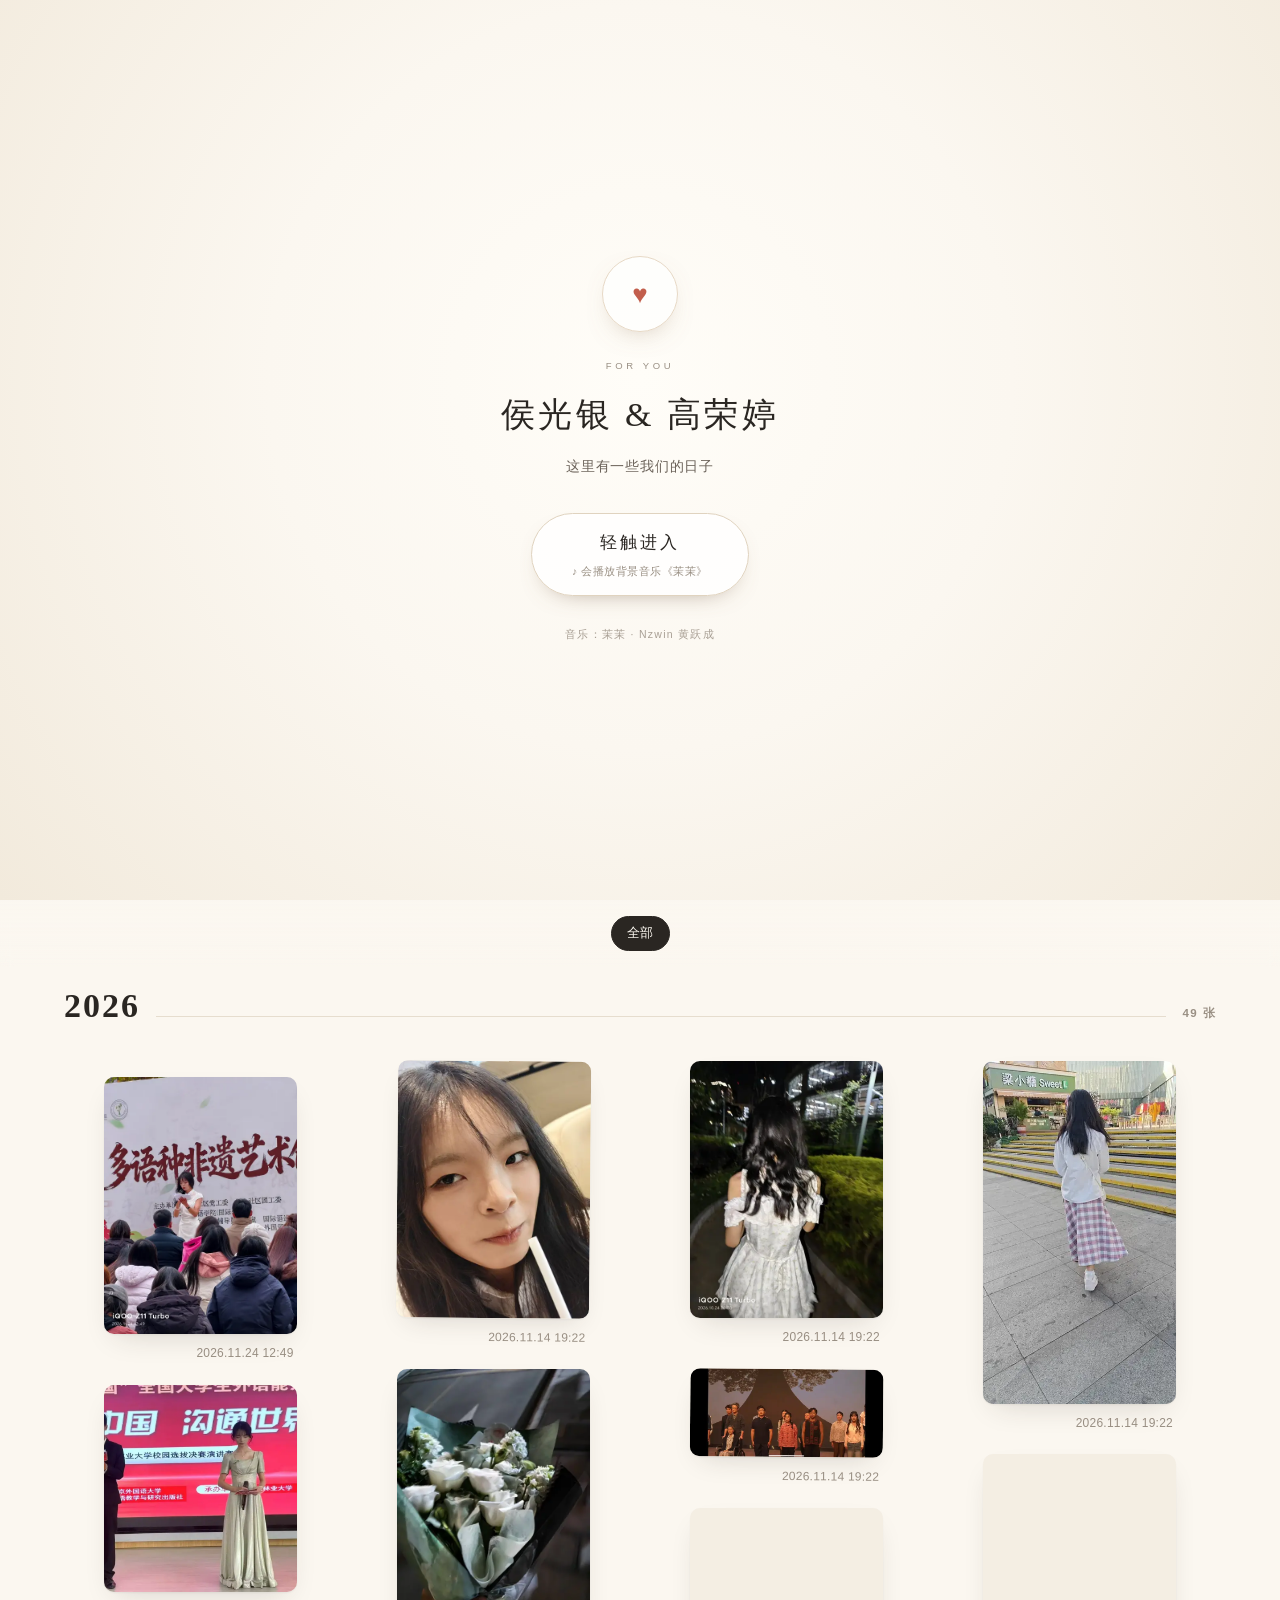
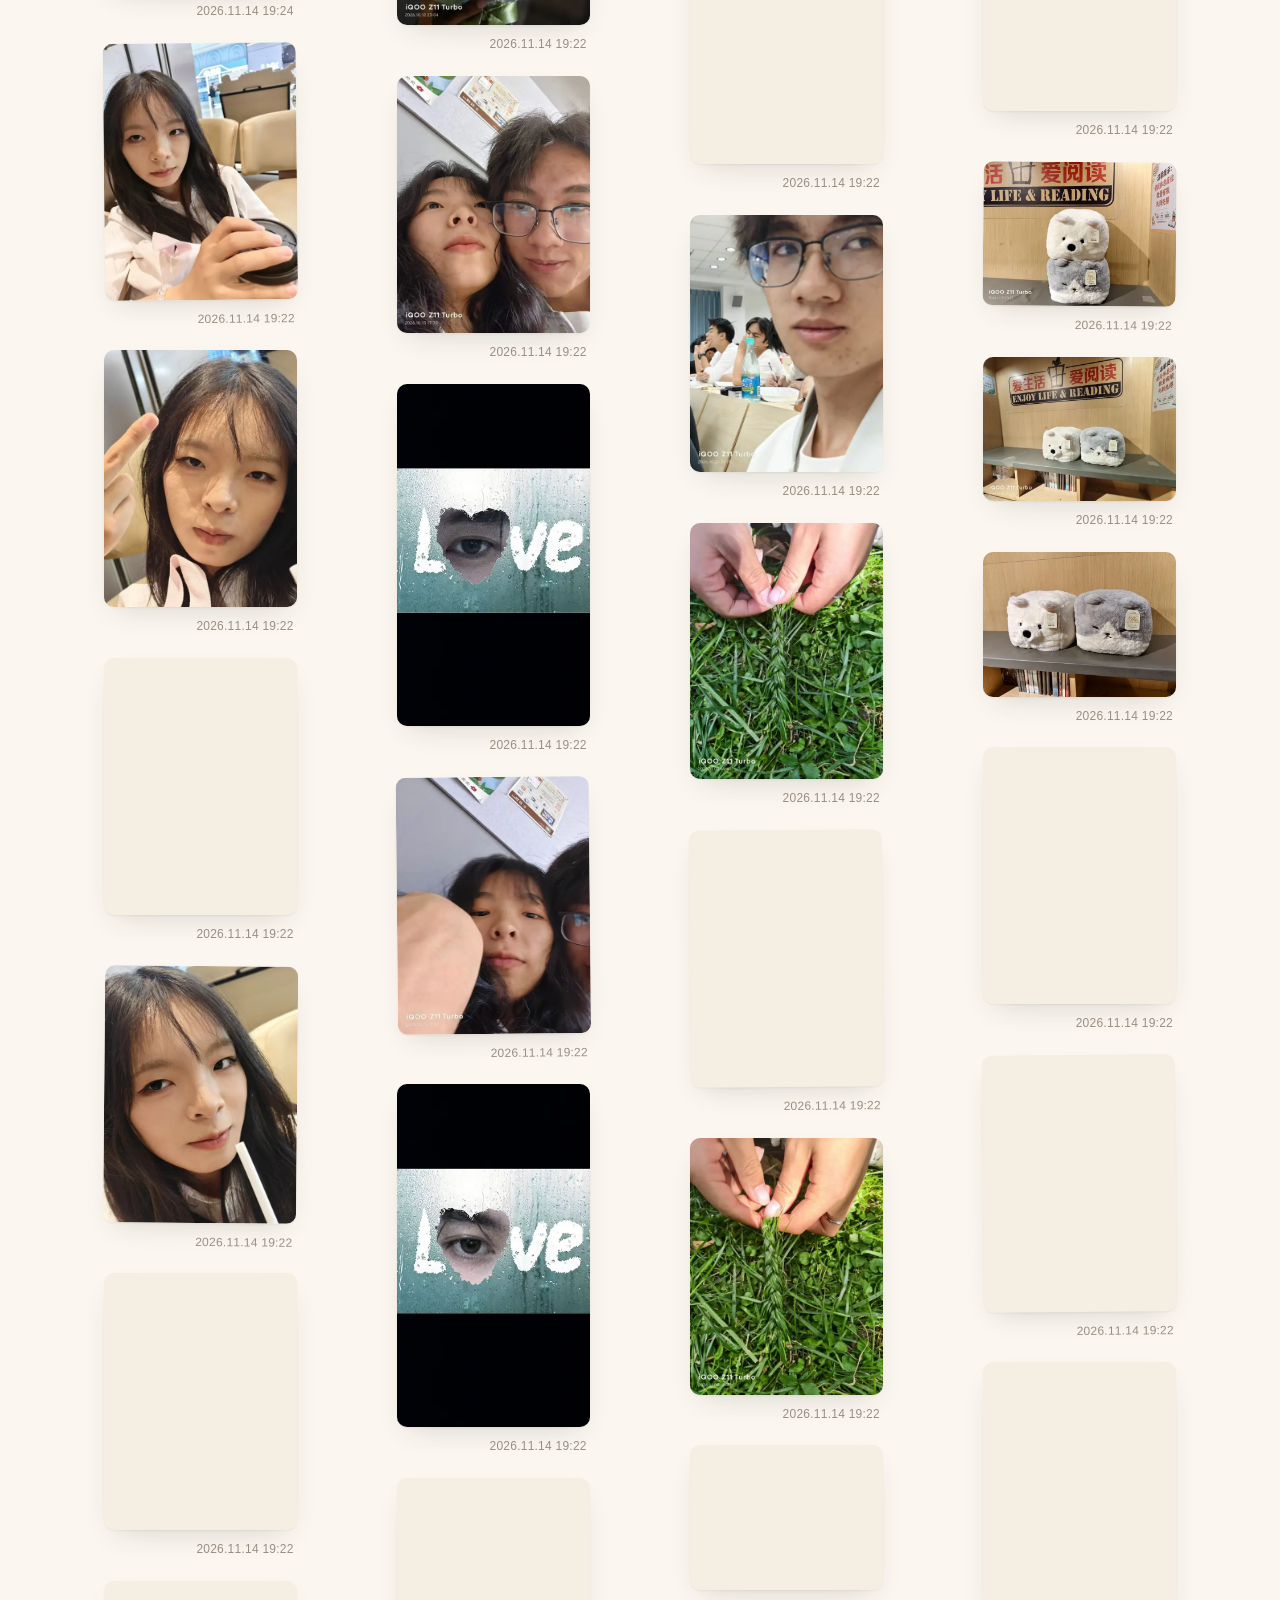
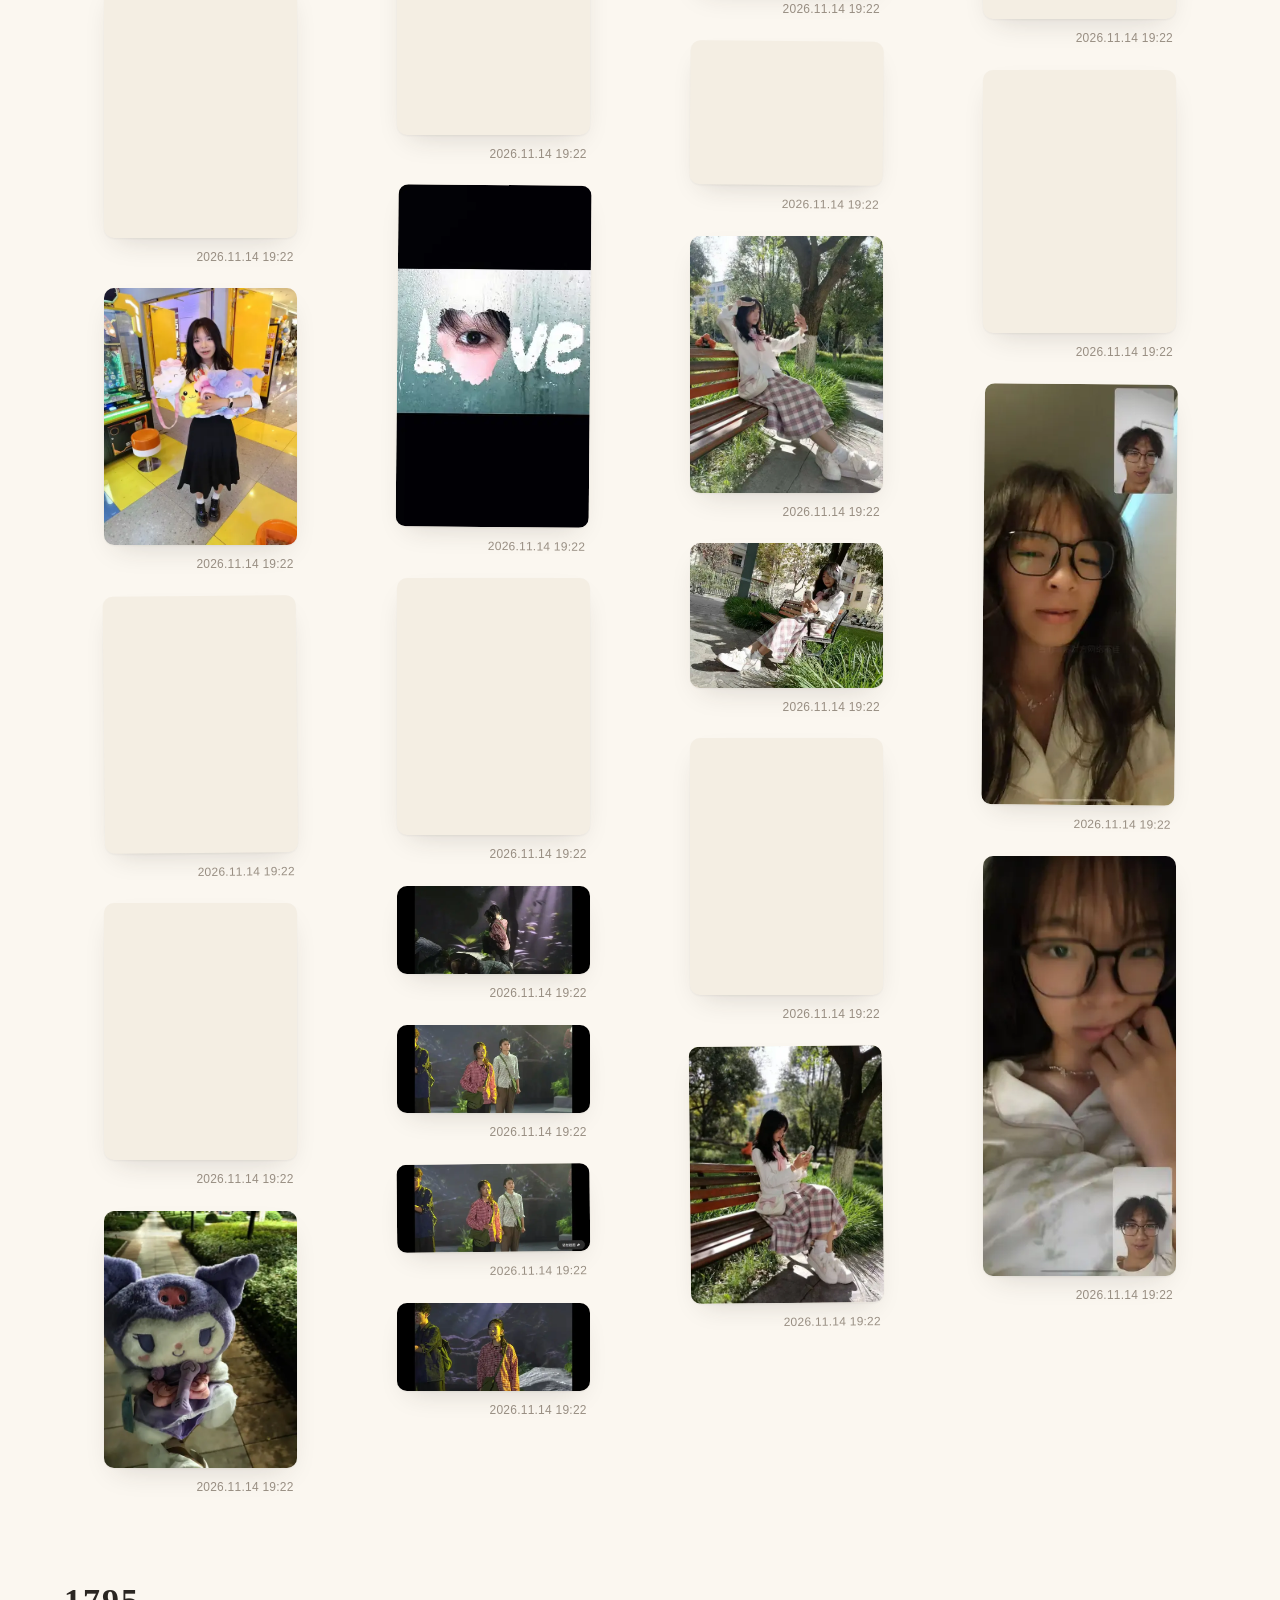
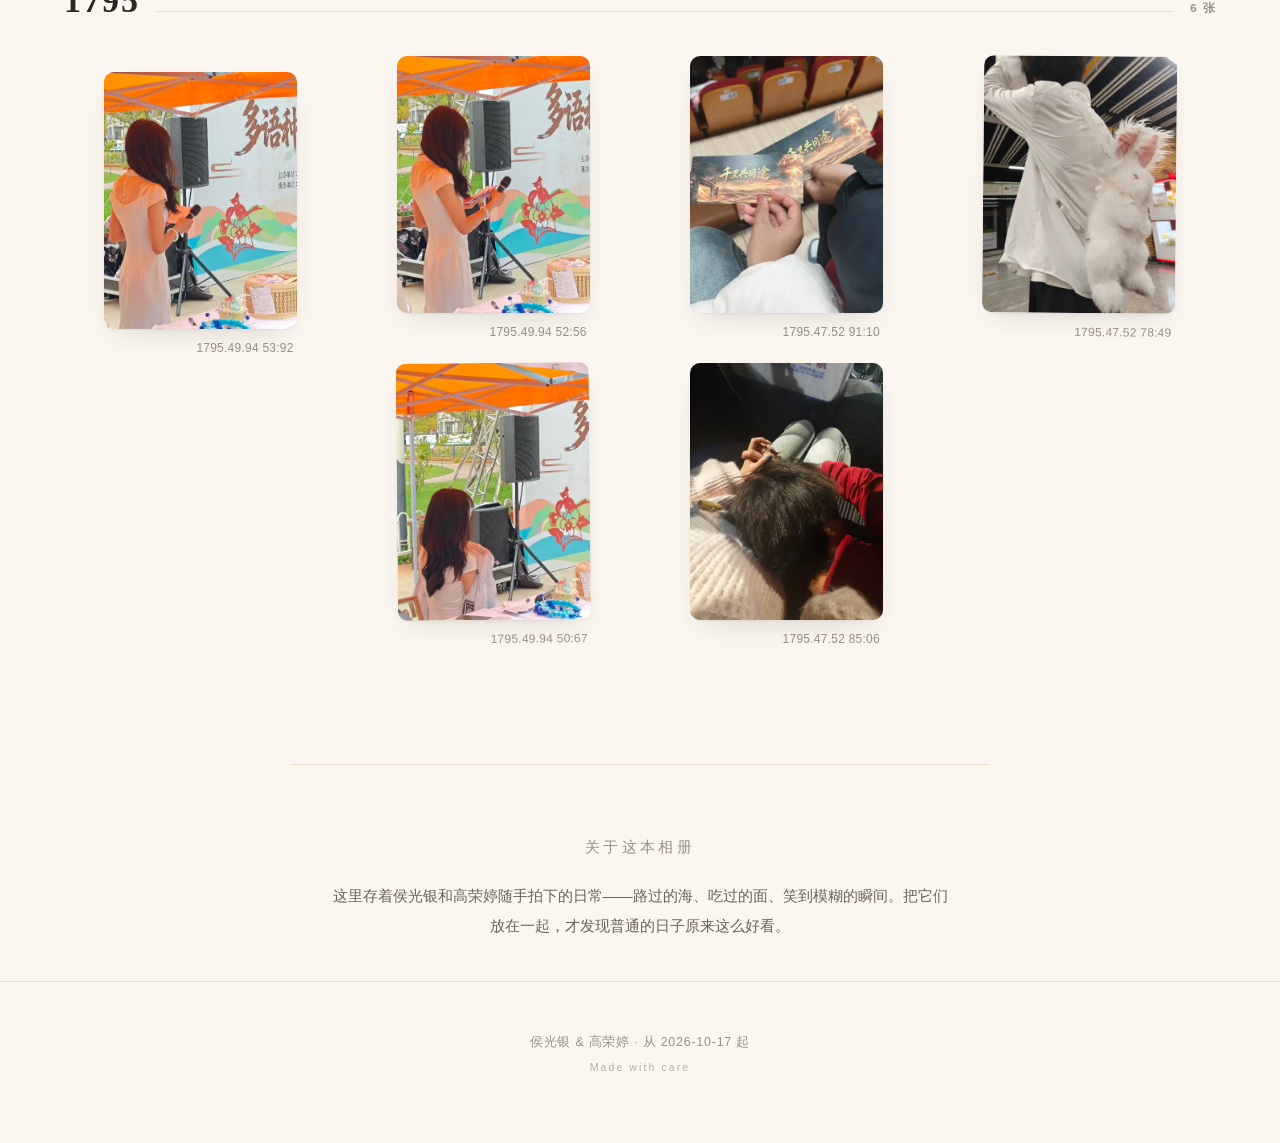
<file: index.html>
<!DOCTYPE html>
<html lang="zh-CN">
<head>
<meta charset="UTF-8">
<meta name="viewport" content="width=device-width, initial-scale=1.0, viewport-fit=cover">
<title>我们 · 一起走过的日子</title>
<meta name="description" content="我们的照片相册">
<meta name="robots" content="noindex, nofollow">
<link rel="stylesheet" href="css/style.css">
<link rel="icon" href="data:image/svg+xml,<svg xmlns='http://www.w3.org/2000/svg' viewBox='0 0 100 100'><text y='.9em' font-size='90'>💛</text></svg>">
</head>
<body>

<!-- ============ 入场（同时用于解锁音乐） ============ -->
<div class="gate" id="gate">
  <div class="gate-inner">
    <div class="gate-ring" aria-hidden="true">
      <span class="gate-heart">♥</span>
    </div>
    <p class="gate-kicker" id="gateKicker">FOR YOU</p>
    <h2 class="gate-names" id="gateNames">— &amp; —</h2>
    <p class="gate-line">这里有一些我们的日子</p>
    <button class="gate-btn" id="gateBtn" type="button">
      <span class="gate-btn-txt">轻触进入</span>
      <span class="gate-btn-note">♪ 会播放背景音乐《茉茉》</span>
    </button>
    <p class="gate-credit">音乐：茉茉 · Nzwin 黄跃成</p>
  </div>
</div>

<audio id="bgm" src="music/bgm.mp3" loop preload="auto" playsinline></audio>

<!-- 音乐开关 / 放映开关 -->
<button class="music-btn" id="musicBtn" type="button" aria-label="背景音乐与放映" aria-pressed="false">
  <span class="music-bars" aria-hidden="true"><i></i><i></i><i></i><i></i></span>
  <span class="music-label" id="musicLabel">放映</span>
</button>

<!-- ============ 全屏放映 ============ -->
<div class="show" id="show" hidden aria-hidden="true">
  <div class="show-stage" id="showStage">
    <div class="show-slide" id="showA"></div>
    <div class="show-slide" id="showB"></div>
  </div>

  <div class="show-top">
    <span class="show-count" id="showCount"></span>
    <div class="show-progress"><i id="showBar"></i></div>
  </div>

  <div class="show-cap" id="showCap">
    <span class="show-title" id="showTitle"></span>
    <span class="show-meta" id="showMeta"></span>
  </div>

  <button class="show-btn show-exit" id="showExit" type="button" aria-label="退出放映">✕</button>
  <button class="show-btn show-toggle" id="showToggle" type="button" aria-label="暂停">❚❚</button>

  <p class="show-hint" id="showHint">点击画面暂停 · 按 Esc 退出</p>
</div>

<!-- ============ 顶部 ============ -->
<header class="site-header" id="top">
  <a class="brand" href="#top">
    <span class="brand-names" id="brandNames">— &amp; —</span>
    <span class="brand-sub">OUR DAYS</span>
  </a>
  <nav class="nav">
    <a href="#" id="navShow">放映</a>
    <a href="#gallery">相册</a>
    <a href="#about">关于</a>
  </nav>
</header>

<!-- ============ 首屏 ============ -->
<section class="hero">
  <div class="hero-inner">
    <p class="hero-kicker" id="heroKicker">A LITTLE ARCHIVE OF US</p>
    <h1 class="hero-title" id="heroTitle">我们</h1>
    <p class="hero-note" id="heroNote">每一次快门，都是证据。</p>

    <div class="counter" aria-live="polite">
      <span class="counter-num" id="daysNum">0</span>
      <span class="counter-label">天，一起走过</span>
    </div>

    <a class="scroll-hint" href="#gallery" aria-label="往下看">
      <span>往下翻</span>
      <svg viewBox="0 0 24 24" width="18" height="18" aria-hidden="true">
        <path d="M12 4v14M6 13l6 6 6-6" fill="none" stroke="currentColor" stroke-width="1.4"
              stroke-linecap="round" stroke-linejoin="round"/>
      </svg>
    </a>
  </div>
</section>

<!-- ============ 筛选 ============ -->
<div class="filters" id="filters" role="tablist" aria-label="按标签筛选"></div>

<!-- ============ 相册 ============ -->
<main id="gallery" class="gallery-wrap">
  <div id="gallerySections"></div>
  <div class="empty" id="emptyState" hidden>
    <div class="empty-mark" aria-hidden="true">♡</div>
    <p class="empty-title">相册还空着</p>
    <p class="empty-hint">
      把照片放进 <code>photos/</code> 文件夹，再运行一次清单生成器，<br>
      它们就会按时间排好，出现在这里。
    </p>
    <p class="empty-cmd"><code>python tools/make_manifest.py</code></p>
  </div>
</main>

<!-- ============ 关于 ============ -->
<section class="about" id="about">
  <h2 class="section-label">关于这本相册</h2>
  <p class="about-text" id="aboutText">
    这里存着我们随手拍下的日常。没有精修，没有滤镜，只有当时的光和当时的人。
  </p>
</section>

<footer class="site-footer">
  <p><span id="footerNames">我们</span> · 从 <span id="footerDate">—</span> 起</p>
  <p class="footer-small">Made with care</p>
</footer>

<!-- ============ 灯箱 ============ -->
<div class="lightbox" id="lightbox" role="dialog" aria-modal="true" aria-label="照片查看" hidden>
  <button class="lb-btn lb-close" id="lbClose" aria-label="关闭">✕</button>
  <button class="lb-btn lb-prev" id="lbPrev" aria-label="上一张">‹</button>
  <button class="lb-btn lb-next" id="lbNext" aria-label="下一张">›</button>
  <figure class="lb-figure">
    <img id="lbImg" alt="">
    <figcaption class="lb-cap">
      <span class="lb-title" id="lbTitle"></span>
      <span class="lb-meta"><span id="lbDate"></span> · <span id="lbIndex"></span></span>
    </figcaption>
  </figure>
</div>

<script src="js/config.js"></script>
<script src="js/photos.js"></script>
<script src="js/app.js"></script>
</body>
</html>
</file>
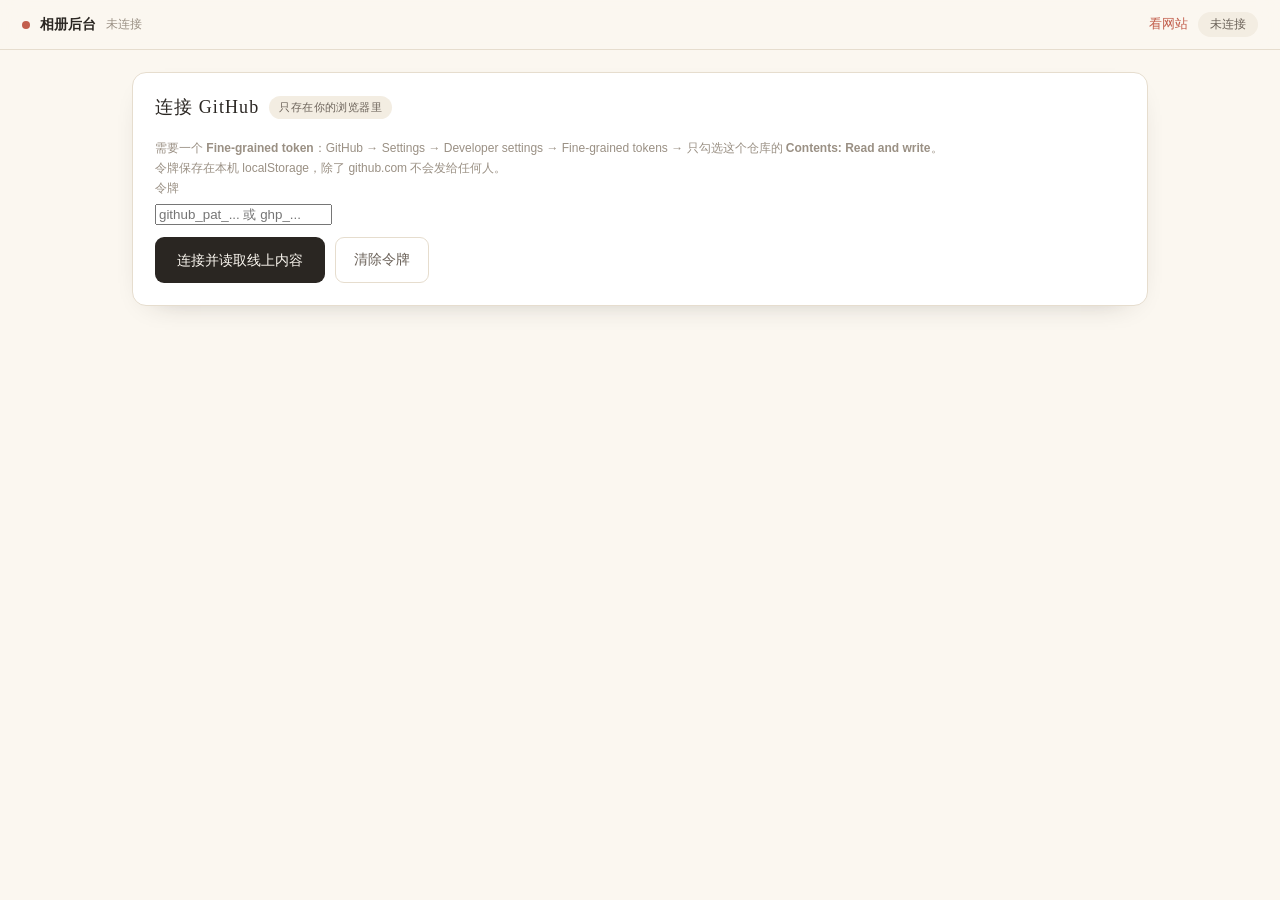
<file: admin.html>
﻿<!DOCTYPE html>
<html lang="zh-CN">
<head>
<meta charset="UTF-8">
<meta name="viewport" content="width=device-width, initial-scale=1.0">
<meta name="robots" content="noindex, nofollow">
<title>相册后台 · 在线编辑</title>
<link rel="stylesheet" href="css/editor.css">
<link rel="icon" href="data:image/svg+xml,<svg xmlns='http://www.w3.org/2000/svg' viewBox='0 0 100 100'><text y='.9em' font-size='90'>⚙</text></svg>">
</head>
<body>

<header class="bar">
  <div class="bar-left">
    <span class="dot"></span>
    <strong>相册后台</strong>
    <span class="hint" id="repoHint">未连接</span>
  </div>
  <div class="bar-right">
    <a class="link" href="index.html" target="_blank" rel="noopener">看网站</a>
    <span id="status" class="status">未连接</span>
  </div>
</header>

<main class="wrap">

  <!-- 连接 -->
  <section class="card" id="connectCard">
    <h2 class="card-title">连接 GitHub <span class="badge">只存在你的浏览器里</span></h2>
    <p class="tip-line">
      需要一个 <b>Fine-grained token</b>：GitHub → Settings → Developer settings →
      Fine-grained tokens → 只勾选这个仓库的 <b>Contents: Read and write</b>。<br>
      令牌保存在本机 localStorage，除了 github.com 不会发给任何人。
    </p>
    <label class="field"><span>令牌</span>
      <input id="token" type="password" placeholder="github_pat_... 或 ghp_..." autocomplete="off">
    </label>
    <div class="export-row">
      <button id="connectBtn" class="primary">连接并读取线上内容</button>
      <button id="forgetBtn" class="ghost">清除令牌</button>
    </div>
    <pre id="log" class="log" hidden></pre>
  </section>

  <!-- 编辑区（连接后才显示） -->
  <div id="editorArea" hidden>

    <section class="card">
      <h2 class="card-title">文案</h2>
      <div class="grid2">
        <label class="field"><span>他的名字</span><input id="hisName" type="text"></label>
        <label class="field"><span>她的名字</span><input id="herName" type="text"></label>
        <label class="field"><span>在一起的日期</span><input id="startDate" type="date"></label>
        <label class="field"><span>首屏小标题（英文）</span><input id="heroKicker" type="text"></label>
      </div>
      <label class="field"><span>首屏大标题</span><input id="heroTitle" type="text"></label>
      <label class="field"><span>首屏一句话</span><textarea id="heroNote" rows="2"></textarea></label>
      <label class="field"><span>关于这段</span><textarea id="aboutText" rows="3"></textarea></label>
    </section>

    <section class="card">
      <h2 class="card-title">放映设置</h2>
      <div class="grid2">
        <label class="field"><span>播放顺序</span>
          <select id="showOrder">
            <option value="asc">按时间：早 → 晚</option>
            <option value="desc">按时间：晚 → 早</option>
            <option value="random">随机</option>
          </select>
        </label>
        <label class="field"><span>每张停留</span>
          <select id="showDuration">
            <option value="3">3 秒</option>
            <option value="5">5 秒</option>
            <option value="8">8 秒</option>
            <option value="12">12 秒</option>
          </select>
        </label>
      </div>
      <div class="grid2">
        <label class="field"><span>转场方式</span>
          <select id="showMotion">
            <option value="kenburns">缓慢推近 + 淡入淡出</option>
            <option value="fade">只淡入淡出</option>
            <option value="cut">直接切换</option>
          </select>
        </label>
        <label class="field"><span>打开网站后</span>
          <select id="showAuto">
            <option value="1">自动开始放映</option>
            <option value="0">先看相册</option>
          </select>
        </label>
      </div>
      <label class="field"><span>音乐音量：<b id="volVal">50%</b></span>
        <input id="showVolume" type="range" min="0" max="100" step="5" value="50">
      </label>
    </section>

    <section class="card">
      <h2 class="card-title">照片 <span class="badge" id="countBadge">0</span>
        <span class="badge ghost" id="newBadge">新增 0</span></h2>

      <div id="dropzone" class="dropzone">
        <div class="dz-icon">＋</div>
        <p class="dz-main">拖照片进来，或 <button type="button" id="pickBtn" class="linklike">选择文件</button></p>
        <p class="dz-sub">会自动压到最长边 1200px 再提交</p>
        <input id="fileInput" type="file" accept="image/*" multiple hidden>
      </div>

      <ul id="photoList" class="photo-list"></ul>
    </section>

    <section class="card">
      <h2 class="card-title">保存</h2>
      <p class="tip-line">保存 = 直接往仓库提交一次 commit，GitHub Pages 约 1 分钟后自动更新。</p>
      <div class="export-row savebar">
        <button id="saveBtn" class="primary">保存并发布</button>
        <button id="reloadBtn" class="ghost">重新读取</button>
      </div>
      <pre id="log2" class="log" hidden></pre>
    </section>
  </div>
</main>

<script src="js/admin.js"></script>
</body>
</html>
</file>
<file: css/style.css>
﻿/* ===================================================
   我们 · 相册
   设计：暖纸底 + 衬线标题 + 细线条，像一本旧相册
   =================================================== */

:root {
  --paper: #FBF7F0;
  --paper-2: #F4EEE3;
  --ink: #2A2622;
  --ink-soft: #6B6259;
  --muted: #9A9084;
  --line: #E6DDCE;
  --accent: #C25E4C;
  --accent-soft: #E8B4A6;
  --card: #FFFFFF;
  --shadow: 0 1px 2px rgba(42, 38, 34, .05), 0 12px 28px -12px rgba(42, 38, 34, .18);
  --shadow-lift: 0 2px 4px rgba(42, 38, 34, .06), 0 22px 44px -16px rgba(42, 38, 34, .28);
  --serif: "Songti SC", "STSong", "华文中宋", "Source Han Serif SC", Georgia, "Times New Roman", serif;
  --sans: -apple-system, BlinkMacSystemFont, "Segoe UI", "Microsoft YaHei", "PingFang SC", sans-serif;
  --ease: cubic-bezier(.22, .61, .36, 1);
}

* { box-sizing: border-box; }

/* hidden 属性必须压得住组件自身的 display */
[hidden] { display: none !important; }

html { scroll-behavior: smooth; }

body {
  margin: 0;
  background: var(--paper);
  color: var(--ink);
  font-family: var(--sans);
  font-size: 16px;
  line-height: 1.7;
  -webkit-font-smoothing: antialiased;
  overflow-x: hidden;
}

/* 纸面细颗粒，避免大面积纯色发闷 */
body::before {
  content: "";
  position: fixed;
  inset: 0;
  pointer-events: none;
  z-index: 0;
  opacity: .5;
  background-image:
    radial-gradient(circle at 20% 15%, rgba(194, 94, 76, .05), transparent 45%),
    radial-gradient(circle at 85% 80%, rgba(160, 140, 110, .06), transparent 50%);
}

img { display: block; max-width: 100%; }
a { color: inherit; text-decoration: none; }

/* ---------------- 顶部 ---------------- */
.site-header {
  position: fixed;
  top: 0; left: 0; right: 0;
  z-index: 40;
  display: flex;
  align-items: center;
  justify-content: space-between;
  padding: 14px clamp(18px, 4vw, 44px);
  background: rgba(251, 247, 240, .82);
  backdrop-filter: saturate(140%) blur(14px);
  -webkit-backdrop-filter: saturate(140%) blur(14px);
  border-bottom: 1px solid transparent;
  transition: border-color .35s var(--ease), padding .35s var(--ease);
}
.site-header.is-scrolled {
  border-bottom-color: var(--line);
  padding-top: 10px;
  padding-bottom: 10px;
}

.brand { display: flex; flex-direction: column; line-height: 1.15; }
.brand-names {
  font-family: var(--serif);
  font-size: 17px;
  letter-spacing: .04em;
}
.brand-sub {
  font-size: 9px;
  letter-spacing: .28em;
  color: var(--muted);
  margin-top: 3px;
}

.nav { display: flex; gap: clamp(14px, 3vw, 26px); }
.nav a {
  font-size: 13px;
  letter-spacing: .06em;
  color: var(--ink-soft);
  padding: 4px 0;
  border-bottom: 1px solid transparent;
  transition: color .25s, border-color .25s;
}
.nav a:hover { color: var(--ink); border-bottom-color: var(--accent-soft); }

/* ---------------- 首屏 ---------------- */
.hero {
  min-height: 100svh;
  display: grid;
  place-items: center;
  padding: 100px 24px 60px;
  position: relative;
  z-index: 1;
}

.hero-inner { text-align: center; max-width: 620px; }

.hero-kicker {
  margin: 0 0 22px;
  font-size: 10px;
  letter-spacing: .34em;
  color: var(--muted);
}

.hero-title {
  font-family: var(--serif);
  font-weight: 400;
  font-size: clamp(44px, 9vw, 82px);
  line-height: 1.14;
  letter-spacing: .06em;
  margin: 0 0 18px;
}

.hero-note {
  margin: 0 auto 40px;
  max-width: 26em;
  color: var(--ink-soft);
  font-size: clamp(14px, 1.6vw, 16px);
}

.counter {
  display: inline-flex;
  align-items: baseline;
  gap: 8px;
  padding-top: 26px;
  border-top: 1px solid var(--line);
}
.counter-num {
  font-family: var(--serif);
  font-size: clamp(34px, 6vw, 48px);
  color: var(--accent);
  font-variant-numeric: tabular-nums;
  letter-spacing: .02em;
}
.counter-label { font-size: 13px; color: var(--muted); letter-spacing: .08em; }

.scroll-hint {
  display: inline-flex;
  align-items: center;
  gap: 6px;
  margin-top: 54px;
  font-size: 11px;
  letter-spacing: .22em;
  color: var(--muted);
  animation: floaty 2.6s ease-in-out infinite;
}
.scroll-hint svg { opacity: .7; }

@keyframes floaty {
  0%, 100% { transform: translateY(0); }
  50% { transform: translateY(5px); }
}

/* ---------------- 筛选 ---------------- */
.filters {
  position: sticky;
  top: 52px;
  z-index: 30;
  display: flex;
  gap: 8px;
  flex-wrap: wrap;
  justify-content: center;
  padding: 16px 20px;
  background: linear-gradient(to bottom, rgba(251, 247, 240, .96), rgba(251, 247, 240, .86), transparent);
  backdrop-filter: blur(6px);
}
.filters:empty { display: none; }

.chip {
  border: 1px solid var(--line);
  background: transparent;
  color: var(--ink-soft);
  font: inherit;
  font-size: 12.5px;
  letter-spacing: .04em;
  padding: 6px 15px;
  border-radius: 999px;
  cursor: pointer;
  transition: all .25s var(--ease);
}
.chip:hover { border-color: var(--accent-soft); color: var(--ink); }
.chip[aria-selected="true"] {
  background: var(--ink);
  border-color: var(--ink);
  color: var(--paper);
}

/* ---------------- 相册 ---------------- */
.gallery-wrap {
  position: relative;
  z-index: 1;
  padding: 10px clamp(18px, 5vw, 72px) 40px;
  max-width: 1480px;
  margin: 0 auto;
}

.year-block { margin-bottom: 74px; }

.year-head {
  display: flex;
  align-items: baseline;
  gap: 16px;
  margin: 0 0 26px;
}
.year-num {
  font-family: var(--serif);
  font-size: clamp(26px, 3.4vw, 34px);
  letter-spacing: .06em;
  color: var(--ink);
}
.year-rule { flex: 1; height: 1px; background: var(--line); }
.year-count { font-size: 11.5px; color: var(--muted); letter-spacing: .12em; }

.grid {
  columns: 4 260px;
  column-gap: clamp(12px, 1.6vw, 22px);
}

.card {
  break-inside: avoid;
  margin-bottom: clamp(12px, 1.6vw, 22px);
  cursor: zoom-in;
  position: relative;
}
.card:nth-child(7n+3) { transform: rotate(-.55deg); }
.card:nth-child(7n+6) { transform: rotate(.5deg); }

.card-frame {
  position: relative;
  overflow: hidden;
  border-radius: 10px;
  background: var(--paper-2);
  box-shadow: var(--shadow);
  transition: box-shadow .4s var(--ease), transform .4s var(--ease);
}
.card:hover .card-frame {
  box-shadow: var(--shadow-lift);
  transform: translateY(-3px);
}

.card img {
  width: 100%;
  height: auto;
  transition: transform .7s var(--ease), opacity .5s;
  opacity: 0;
}
.card img.is-loaded { opacity: 1; }
.card:hover img { transform: scale(1.035); }

.card-cap {
  display: flex;
  align-items: baseline;
  gap: 8px;
  padding: 9px 3px 0;
  font-size: 12px;
  color: var(--muted);
  letter-spacing: .02em;
}
.card-cap .t {
  color: var(--ink-soft);
  font-size: 12.5px;
  flex: 1;
  overflow: hidden;
  text-overflow: ellipsis;
  white-space: nowrap;
}

/* 图片没加载出来时的占位 */
.card-frame.is-missing {
  aspect-ratio: 3 / 4;
  background:
    linear-gradient(135deg, #EFE6D8, #E3D6C2 60%, #D8C8B0);
  display: grid;
  place-items: center;
}
.card-frame.is-missing::after {
  content: "照片";
  font-family: var(--serif);
  font-size: 13px;
  letter-spacing: .3em;
  color: rgba(90, 76, 60, .45);
}

.empty {
  text-align: center;
  color: var(--muted);
  padding: 40px 20px 120px;
  line-height: 2;
}
.empty-mark {
  font-size: 42px;
  line-height: 1;
  color: var(--accent-soft);
  margin-bottom: 18px;
}
.empty-title {
  font-family: var(--serif);
  font-size: 22px;
  letter-spacing: .16em;
  color: var(--ink-soft);
  margin: 0 0 14px;
}
.empty-hint { font-size: 13.5px; margin: 0 0 26px; }
.empty-cmd code {
  display: inline-block;
  background: var(--paper-2);
  border: 1px solid var(--line);
  padding: 9px 18px;
  border-radius: 8px;
  font-size: 12.5px;
  color: var(--ink-soft);
  letter-spacing: .04em;
}
.empty code {
  background: var(--paper-2);
  padding: 2px 6px;
  border-radius: 4px;
  font-size: .9em;
}

/* ---------------- 关于 ---------------- */
.about {
  max-width: 700px;
  margin: 0 auto;
  padding: 70px clamp(24px, 5vw, 40px) 40px;
  text-align: center;
  border-top: 1px solid var(--line);
}
.section-label {
  font-family: var(--serif);
  font-weight: 400;
  font-size: 15px;
  letter-spacing: .22em;
  color: var(--muted);
  margin: 0 0 20px;
}
.about-text {
  color: var(--ink-soft);
  font-size: 15px;
  line-height: 2;
  margin: 0;
}

/* ---------------- 页脚 ---------------- */
.site-footer {
  text-align: center;
  padding: 50px 20px 60px;
  color: var(--muted);
  font-size: 12.5px;
  letter-spacing: .06em;
  border-top: 1px solid var(--line);
}
.site-footer p { margin: 0 0 6px; }
.footer-small { font-size: 10.5px; letter-spacing: .2em; opacity: .7; }

/* ---------------- 灯箱 ---------------- */
.lightbox {
  position: fixed;
  inset: 0;
  z-index: 100;
  display: grid;
  place-items: center;
  background: rgba(24, 21, 18, .94);
  backdrop-filter: blur(10px);
  opacity: 0;
  transition: opacity .3s var(--ease);
  padding: 4vh 4vw;
}
.lightbox.is-open { opacity: 1; }

.lb-figure { margin: 0; max-width: 100%; max-height: 100%; text-align: center; }
.lb-figure img {
  max-width: min(92vw, 1400px);
  max-height: 76vh;
  width: auto;
  margin: 0 auto;
  border-radius: 6px;
  box-shadow: 0 30px 80px -20px rgba(0, 0, 0, .6);
  object-fit: contain;
}
.lb-cap {
  margin-top: 18px;
  color: #EFE9DF;
  font-size: 13px;
  letter-spacing: .05em;
  display: flex;
  flex-direction: column;
  gap: 4px;
}
.lb-title { font-family: var(--serif); font-size: 16px; }
.lb-meta { color: rgba(239, 233, 223, .55); font-size: 11.5px; letter-spacing: .12em; }

.lb-btn {
  position: fixed;
  background: transparent;
  border: 1px solid rgba(255, 255, 255, .18);
  color: rgba(255, 255, 255, .82);
  font-size: 26px;
  line-height: 1;
  width: 46px;
  height: 46px;
  border-radius: 50%;
  cursor: pointer;
  transition: all .25s var(--ease);
  display: grid;
  place-items: center;
}
.lb-btn:hover { background: rgba(255, 255, 255, .1); color: #fff; border-color: rgba(255,255,255,.35); }
.lb-close { top: 22px; right: 22px; font-size: 18px; }
.lb-prev { left: 20px; top: 50%; transform: translateY(-50%); }
.lb-next { right: 20px; top: 50%; transform: translateY(-50%); }

/* ---------------- 响应式 ---------------- */
@media (max-width: 720px) {
  .filters { top: 48px; }
  .grid { columns: 2 150px; column-gap: 10px; }
  .card { margin-bottom: 10px; }
  .card-cap { display: none; }
  .lb-prev, .lb-next { width: 40px; height: 40px; font-size: 22px; }
  .lb-prev { left: 8px; }
  .lb-next { right: 8px; }
  .year-block { margin-bottom: 46px; }
}

@media (prefers-reduced-motion: reduce) {
  * { animation: none !important; transition-duration: .01ms !important; }
  html { scroll-behavior: auto; }
}

/* ===================================================
   入场页（兼作音乐解锁）+ 音乐开关
   =================================================== */
.gate {
  position: fixed;
  inset: 0;
  z-index: 200;
  display: grid;
  place-items: center;
  padding: 24px;
  background:
    radial-gradient(circle at 50% 42%, #FFFDF8 0%, #FBF7F0 45%, #F2EADC 100%);
  transition: opacity .8s var(--ease), visibility .8s;
}
.gate.is-hidden { opacity: 0; visibility: hidden; pointer-events: none; }

.gate-inner { text-align: center; max-width: 380px; }

.gate-ring {
  width: 76px; height: 76px;
  margin: 0 auto 26px;
  border-radius: 50%;
  display: grid; place-items: center;
  border: 1px solid #E7D9C6;
  background: rgba(255, 255, 255, .7);
  box-shadow: 0 10px 30px -18px rgba(140, 110, 80, .7);
  animation: gatePulse 2.8s ease-in-out infinite;
}
.gate-heart { color: var(--accent); font-size: 26px; line-height: 1; }
@keyframes gatePulse {
  0%, 100% { transform: scale(1); box-shadow: 0 10px 30px -18px rgba(140,110,80,.7); }
  50% { transform: scale(1.06); box-shadow: 0 14px 40px -18px rgba(194,94,76,.55); }
}

.gate-kicker {
  margin: 0 0 12px;
  font-size: 9.5px;
  letter-spacing: .38em;
  color: var(--muted);
}
.gate-names {
  font-family: var(--serif);
  font-weight: 400;
  font-size: clamp(26px, 6vw, 34px);
  letter-spacing: .1em;
  margin: 0 0 12px;
}
.gate-line {
  margin: 0 0 34px;
  font-size: 13.5px;
  color: var(--ink-soft);
  letter-spacing: .06em;
}

.gate-btn {
  display: inline-flex;
  flex-direction: column;
  gap: 5px;
  align-items: center;
  padding: 15px 40px;
  border: 1px solid #E0D3BF;
  border-radius: 999px;
  background: rgba(255, 255, 255, .85);
  color: var(--ink);
  font: inherit;
  cursor: pointer;
  transition: all .3s var(--ease);
  box-shadow: 0 10px 26px -18px rgba(120, 95, 70, .8);
}
.gate-btn:hover {
  border-color: var(--accent);
  transform: translateY(-2px);
  box-shadow: 0 16px 34px -18px rgba(194, 94, 76, .6);
}
.gate-btn:active { transform: translateY(0); }
.gate-btn-txt { font-family: var(--serif); font-size: 17px; letter-spacing: .18em; }
.gate-btn-note { font-size: 10.5px; color: var(--muted); letter-spacing: .05em; }

.gate-credit {
  margin: 30px 0 0;
  font-size: 10.5px;
  color: var(--muted);
  letter-spacing: .12em;
  opacity: .85;
}

/* 音乐开关 */
.music-btn {
  position: fixed;
  right: 20px;
  bottom: calc(20px + env(safe-area-inset-bottom, 0px));
  z-index: 45;
  display: inline-flex;
  align-items: center;
  gap: 9px;
  padding: 9px 15px 9px 13px;
  border-radius: 999px;
  border: 1px solid var(--line);
  background: rgba(251, 247, 240, .9);
  backdrop-filter: blur(12px);
  -webkit-backdrop-filter: blur(12px);
  color: var(--ink-soft);
  font: inherit;
  font-size: 11.5px;
  letter-spacing: .08em;
  cursor: pointer;
  box-shadow: 0 10px 26px -20px rgba(42, 38, 34, .9);
  transition: all .3s var(--ease);
}
.music-btn:hover { border-color: var(--accent-soft); color: var(--ink); }

.music-bars { display: inline-flex; align-items: flex-end; gap: 2.5px; height: 13px; }
.music-bars i {
  display: block;
  width: 2.5px;
  border-radius: 2px;
  background: var(--accent-soft);
  height: 4px;
  transition: height .3s, background .3s;
}
.music-btn.is-playing .music-bars i { background: var(--accent); animation: barDance 1.1s ease-in-out infinite; }
.music-btn.is-playing .music-bars i:nth-child(1) { animation-delay: 0s; }
.music-btn.is-playing .music-bars i:nth-child(2) { animation-delay: .18s; }
.music-btn.is-playing .music-bars i:nth-child(3) { animation-delay: .32s; }
.music-btn.is-playing .music-bars i:nth-child(4) { animation-delay: .12s; }
@keyframes barDance {
  0%, 100% { height: 4px; }
  50% { height: 13px; }
}
.music-btn:not(.is-playing) .music-bars i:nth-child(1),
.music-btn:not(.is-playing) .music-bars i:nth-child(3) { height: 7px; }
.music-label { opacity: .85; }

@media (max-width: 720px) {
  .music-btn { right: 14px; bottom: calc(14px + env(safe-area-inset-bottom, 0px)); padding: 8px 13px; }
  .music-label { display: none; }
  .gate-btn { padding: 14px 32px; }
}

/* ===================================================
   全屏放映
   =================================================== */
.show {
  position: fixed;
  inset: 0;
  z-index: 300;
  background: #0B0908;
  overflow: hidden;
  opacity: 0;
  transition: opacity .6s var(--ease);
}
.show.is-open { opacity: 1; }

.show-stage { position: absolute; inset: 0; }

.show-slide {
  position: absolute;
  inset: 0;
  background-size: cover;
  background-position: center;
  opacity: 0;
  transition: opacity 1s ease, transform 7s linear;
  transform: scale(1.04);
  will-change: opacity, transform;
}
.show-slide.is-on {
  opacity: 1;
  transform: scale(1);
}
.show-slide.is-zoom { transform: scale(1.09); }

/* 上下渐隐，让文字压得住照片 */
.show::after {
  content: "";
  position: absolute;
  inset: 0;
  pointer-events: none;
  background:
    linear-gradient(to bottom, rgba(0,0,0,.55) 0%, rgba(0,0,0,0) 22%),
    linear-gradient(to top, rgba(0,0,0,.62) 0%, rgba(0,0,0,0) 26%);
}

.show-top {
  position: absolute;
  top: 0; left: 0; right: 0;
  z-index: 2;
  padding: 22px clamp(18px, 4vw, 40px) 0;
  display: flex;
  align-items: center;
  gap: 16px;
}
.show-count {
  font-size: 11px;
  letter-spacing: .18em;
  color: rgba(255, 255, 255, .62);
  white-space: nowrap;
  font-variant-numeric: tabular-nums;
}
.show-progress {
  flex: 1;
  height: 2px;
  background: rgba(255, 255, 255, .16);
  border-radius: 2px;
  overflow: hidden;
}
.show-progress i {
  display: block;
  height: 100%;
  width: 0%;
  background: rgba(255, 255, 255, .85);
  border-radius: 2px;
}
.show.is-paused .show-progress i { background: rgba(255, 200, 160, .9); }

.show-cap {
  position: absolute;
  left: 0; right: 0; bottom: 0;
  z-index: 2;
  padding: 0 clamp(18px, 4vw, 40px) calc(38px + env(safe-area-inset-bottom, 0px));
  display: flex;
  flex-direction: column;
  gap: 7px;
  opacity: 0;
  transform: translateY(8px);
  transition: opacity .8s ease, transform .8s ease;
}
.show-cap.is-on { opacity: 1; transform: translateY(0); }
.show-title {
  font-family: var(--serif);
  font-size: clamp(18px, 3.4vw, 26px);
  color: #F6F1E7;
  letter-spacing: .06em;
  text-shadow: 0 2px 18px rgba(0, 0, 0, .5);
}
.show-meta {
  font-size: 11.5px;
  letter-spacing: .16em;
  color: rgba(246, 241, 231, .62);
}

.show-btn {
  position: absolute;
  z-index: 3;
  width: 42px; height: 42px;
  border-radius: 50%;
  border: 1px solid rgba(255, 255, 255, .22);
  background: rgba(20, 16, 14, .45);
  backdrop-filter: blur(10px);
  -webkit-backdrop-filter: blur(10px);
  color: rgba(255, 255, 255, .88);
  font-size: 14px;
  line-height: 1;
  cursor: pointer;
  display: grid;
  place-items: center;
  transition: all .25s var(--ease);
}
.show-btn:hover { background: rgba(255, 255, 255, .16); border-color: rgba(255,255,255,.4); }
.show-exit { top: 18px; right: 18px; }
.show-toggle { bottom: calc(24px + env(safe-area-inset-bottom, 0px)); right: 18px; }

.show-hint {
  position: absolute;
  left: 50%;
  bottom: calc(26px + env(safe-area-inset-bottom, 0px));
  transform: translateX(-50%);
  z-index: 3;
  margin: 0;
  font-size: 10.5px;
  letter-spacing: .16em;
  color: rgba(255, 255, 255, .42);
  transition: opacity .6s ease;
  white-space: nowrap;
}
.show.is-idle .show-hint { opacity: 0; }

@media (max-width: 720px) {
  .show-title { font-size: 17px; }
  .show-hint { display: none; }
  .show-btn { width: 38px; height: 38px; }
}

@media (prefers-reduced-motion: reduce) {
  .show-slide { transition: opacity .3s ease; transform: none !important; }
}

/* 转场模式：cut = 无过渡，fade = 只淡入不推近 */
.show.is-cut .show-slide { transition: none !important; transform: none !important; }
.show.is-cut .show-slide.is-on { opacity: 1; }
.show.is-fade .show-slide { transform: none !important; }

.chk { display: inline-flex; align-items: center; gap: 4px; font-size: 12px; color: var(--ink-soft); cursor: pointer; }
.chk input { accent-color: var(--accent); }

/* 图片按容器宽度缩放，配合 width/height 属性避免布局跳动 */
.card img { width: 100%; height: auto; }
</file>
<file: css/editor.css>
﻿/* ============ 编辑器样式 ============ */
:root {
  --paper: #FBF7F0;
  --paper-2: #F3EDE2;
  --ink: #2A2622;
  --ink-soft: #6B6259;
  --muted: #9A9084;
  --line: #E6DDCE;
  --accent: #C25E4C;
  --ok: #3E7A5A;
  --sans: -apple-system, BlinkMacSystemFont, "Segoe UI", "Microsoft YaHei", sans-serif;
  --serif: "Songti SC", "华文中宋", Georgia, serif;
}

* { box-sizing: border-box; }

body {
  margin: 0;
  background: var(--paper);
  color: var(--ink);
  font-family: var(--sans);
  font-size: 14px;
  line-height: 1.6;
  padding-bottom: 40px;
}

.bar {
  position: sticky;
  top: 0;
  z-index: 10;
  display: flex;
  align-items: center;
  justify-content: space-between;
  gap: 12px;
  padding: 12px 22px;
  background: rgba(251, 247, 240, .94);
  backdrop-filter: blur(10px);
  border-bottom: 1px solid var(--line);
  flex-wrap: wrap;
}
.bar-left, .bar-right { display: flex; align-items: center; gap: 10px; }
.dot { width: 8px; height: 8px; border-radius: 50%; background: var(--accent); }
.hint { color: var(--muted); font-size: 12px; }
.status {
  font-size: 12px;
  color: var(--ink-soft);
  background: var(--paper-2);
  border-radius: 999px;
  padding: 3px 12px;
}
.status.ok { background: #E4F0E8; color: var(--ok); }
.status.err { background: #FBE6E2; color: var(--accent); }

.link { color: var(--accent); text-decoration: none; font-size: 13px; }
.link:hover { text-decoration: underline; }

.wrap { max-width: 1060px; margin: 0 auto; padding: 22px; display: grid; gap: 18px; }

.card {
  background: #fff;
  border: 1px solid var(--line);
  border-radius: 14px;
  padding: 20px 22px 22px;
  box-shadow: 0 10px 30px -22px rgba(42, 38, 34, .45);
}
.card-title {
  font-family: var(--serif);
  font-weight: 400;
  font-size: 18px;
  letter-spacing: .06em;
  margin: 0 0 16px;
  display: flex;
  align-items: center;
  gap: 10px;
  flex-wrap: wrap;
}
.badge {
  font-family: var(--sans);
  font-size: 11px;
  letter-spacing: .04em;
  background: var(--paper-2);
  color: var(--ink-soft);
  border-radius: 999px;
  padding: 3px 10px;
  font-weight: 400;
}
.badge.ghost { background: transparent; border: 1px solid var(--line); }

.grid2 { display: grid; grid-template-columns: 1fr 1fr; gap: 12px; }

.field { display: block; margin-bottom: 12px; }
.field > span {
  display: block;
  font-size: 12px;
  color: var(--muted);
  margin-bottom: 5px;
  letter-spacing: .04em;
}
input[type="text"], input[type="date"], input[type="search"], textarea, select {
  width: 100%;
  font: inherit;
  font-size: 13.5px;
  color: var(--ink);
  background: var(--paper);
  border: 1px solid var(--line);
  border-radius: 8px;
  padding: 9px 12px;
  transition: border-color .2s, background .2s;
}
input:focus, textarea:focus, select:focus {
  outline: none;
  border-color: var(--accent);
  background: #fff;
}
textarea { resize: vertical; }

/* 拖拽区 */
.dropzone {
  border: 1.5px dashed #D9CEBA;
  border-radius: 12px;
  padding: 26px 20px;
  text-align: center;
  transition: all .2s;
  background: #FDFAF4;
}
.dropzone.over { border-color: var(--accent); background: #FDF1EC; }
.dz-icon { font-size: 26px; color: var(--muted); line-height: 1; }
.dz-main { margin: 8px 0 4px; font-size: 14px; }
.dz-sub { margin: 0; font-size: 12px; color: var(--muted); }
.linklike {
  border: none; background: none; padding: 0;
  color: var(--accent); font: inherit; cursor: pointer; text-decoration: underline;
}

.toolbar { display: flex; gap: 10px; margin: 16px 0 10px; }
.toolbar input { flex: 1; }
.toolbar select { width: 170px; }

/* 照片列表 */
.photo-list { list-style: none; margin: 0; padding: 0; display: grid; gap: 10px; }

.row {
  display: grid;
  grid-template-columns: 64px 1fr auto;
  gap: 12px;
  align-items: center;
  padding: 8px;
  border: 1px solid var(--line);
  border-radius: 10px;
  background: #FDFBF6;
}
.row.is-new { border-color: #CDE3D5; background: #F7FCF9; }
.row.removed { opacity: .45; }

.thumb {
  width: 64px; height: 64px; border-radius: 7px; overflow: hidden;
  background: var(--paper-2); display: grid; place-items: center;
}
.thumb img { width: 100%; height: 100%; object-fit: cover; display: block; }
.thumb .ph { font-size: 10px; color: var(--muted); }

.row-fields { display: grid; grid-template-columns: 1fr 130px; gap: 8px; }
.row input { padding: 6px 9px; font-size: 13px; }
.row .file { font-size: 11px; color: var(--muted); margin-top: 3px; word-break: break-all; }

.row-actions { display: flex; gap: 6px; }
.mini {
  border: 1px solid var(--line); background: #fff; color: var(--ink-soft);
  border-radius: 7px; padding: 5px 9px; font-size: 12px; cursor: pointer;
  transition: all .2s;
}
.mini:hover { border-color: var(--accent); color: var(--accent); }
.mini.danger:hover { background: #FBE6E2; }
.mini.undo { border-color: #CDE3D5; color: var(--ok); }

.empty-tip { text-align: center; color: var(--muted); padding: 26px 0; }

/* 导出 */
.steps { margin: 0 0 16px; padding-left: 20px; color: var(--ink-soft); font-size: 13.5px; }
.steps li { margin-bottom: 6px; }
.export-row { display: flex; gap: 10px; flex-wrap: wrap; }
.primary {
  background: var(--ink); color: var(--paper); border: none;
  border-radius: 9px; padding: 11px 22px; font: inherit; font-size: 14px;
  cursor: pointer; transition: opacity .2s, transform .15s;
}
.primary:hover { opacity: .88; }
.primary:active { transform: translateY(1px); }
.primary:disabled { opacity: .45; cursor: default; }
.ghost {
  background: transparent; color: var(--ink-soft); border: 1px solid var(--line);
  border-radius: 9px; padding: 11px 18px; font: inherit; font-size: 13.5px; cursor: pointer;
}
.ghost:hover { border-color: var(--accent); color: var(--accent); }

.log {
  margin: 16px 0 0;
  background: #232019;
  color: #E9E1D2;
  border-radius: 10px;
  padding: 14px 16px;
  font-size: 12px;
  line-height: 1.8;
  max-height: 260px;
  overflow: auto;
  white-space: pre-wrap;
}

@media (max-width: 720px) {
  .grid2 { grid-template-columns: 1fr; }
  .row { grid-template-columns: 52px 1fr; }
  .row-actions { grid-column: 1 / -1; justify-content: flex-end; }
  .row-fields { grid-template-columns: 1fr; }
  .toolbar { flex-direction: column; }
  .toolbar select { width: 100%; }
}

.tip-line {
  margin: 10px 0 0;
  font-size: 12px;
  color: var(--muted);
  line-height: 1.7;
}
.tip-line code {
  background: var(--paper-2);
  padding: 1px 5px;
  border-radius: 4px;
}
#cfgOut {
  margin-top: 12px;
  font-family: ui-monospace, Consolas, monospace;
  font-size: 12px;
}

/* ============ 手机端优化 ============ */
html { -webkit-text-size-adjust: 100%; }

.savebar {
  position: sticky;
  bottom: calc(12px + env(safe-area-inset-bottom, 0px));
  z-index: 20;
  background: rgba(255, 255, 255, .92);
  backdrop-filter: blur(12px);
  -webkit-backdrop-filter: blur(12px);
  border: 1px solid var(--line);
  border-radius: 14px;
  padding: 10px 12px;
  box-shadow: 0 12px 30px -20px rgba(42, 38, 34, .8);
}

@media (max-width: 720px) {
  .bar { padding: 10px 14px; gap: 8px; }
  .bar-left, .bar-right { gap: 8px; }
  .hint { display: none; }
  .wrap { padding: 14px; gap: 14px; }
  .card { padding: 16px; border-radius: 12px; }

  /* 手指点得准 */
  input, textarea, select { font-size: 16px !important; padding: 11px 12px; }
  .primary, .ghost { width: 100%; padding: 13px 18px; font-size: 15px; }
  .export-row { flex-direction: column; }
  .mini { padding: 8px 12px; font-size: 13px; }

  /* 照片行：图在左，内容在右，操作换行 */
  .row { grid-template-columns: 56px 1fr; padding: 10px; gap: 10px; }
  .thumb { width: 56px; height: 56px; }
  .row-fields { grid-template-columns: 1fr; gap: 6px; }
  .row-actions { grid-column: 1 / -1; justify-content: flex-end; gap: 8px; }
  .chk { font-size: 13px; }
  .dropzone { padding: 22px 14px; }
  .dz-main { font-size: 14px; }
  .log { font-size: 11.5px; }
}
</file>
